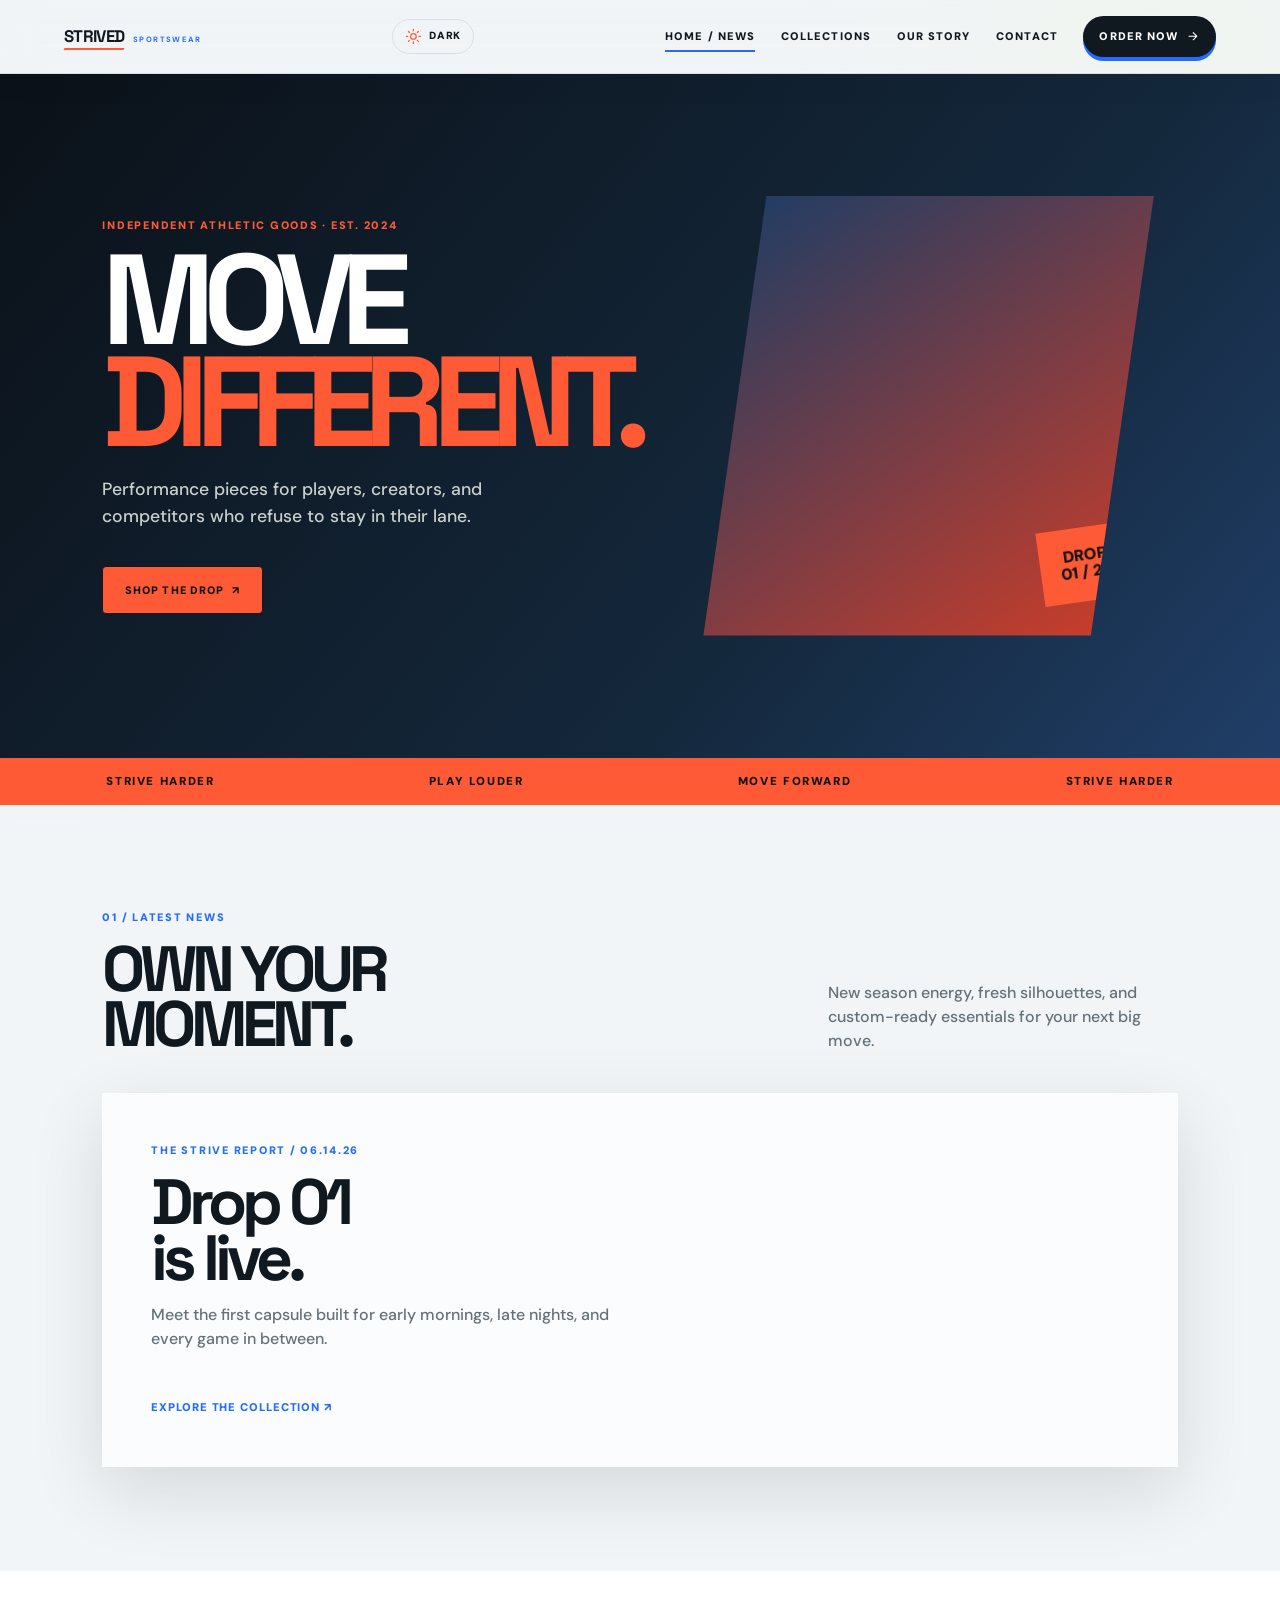
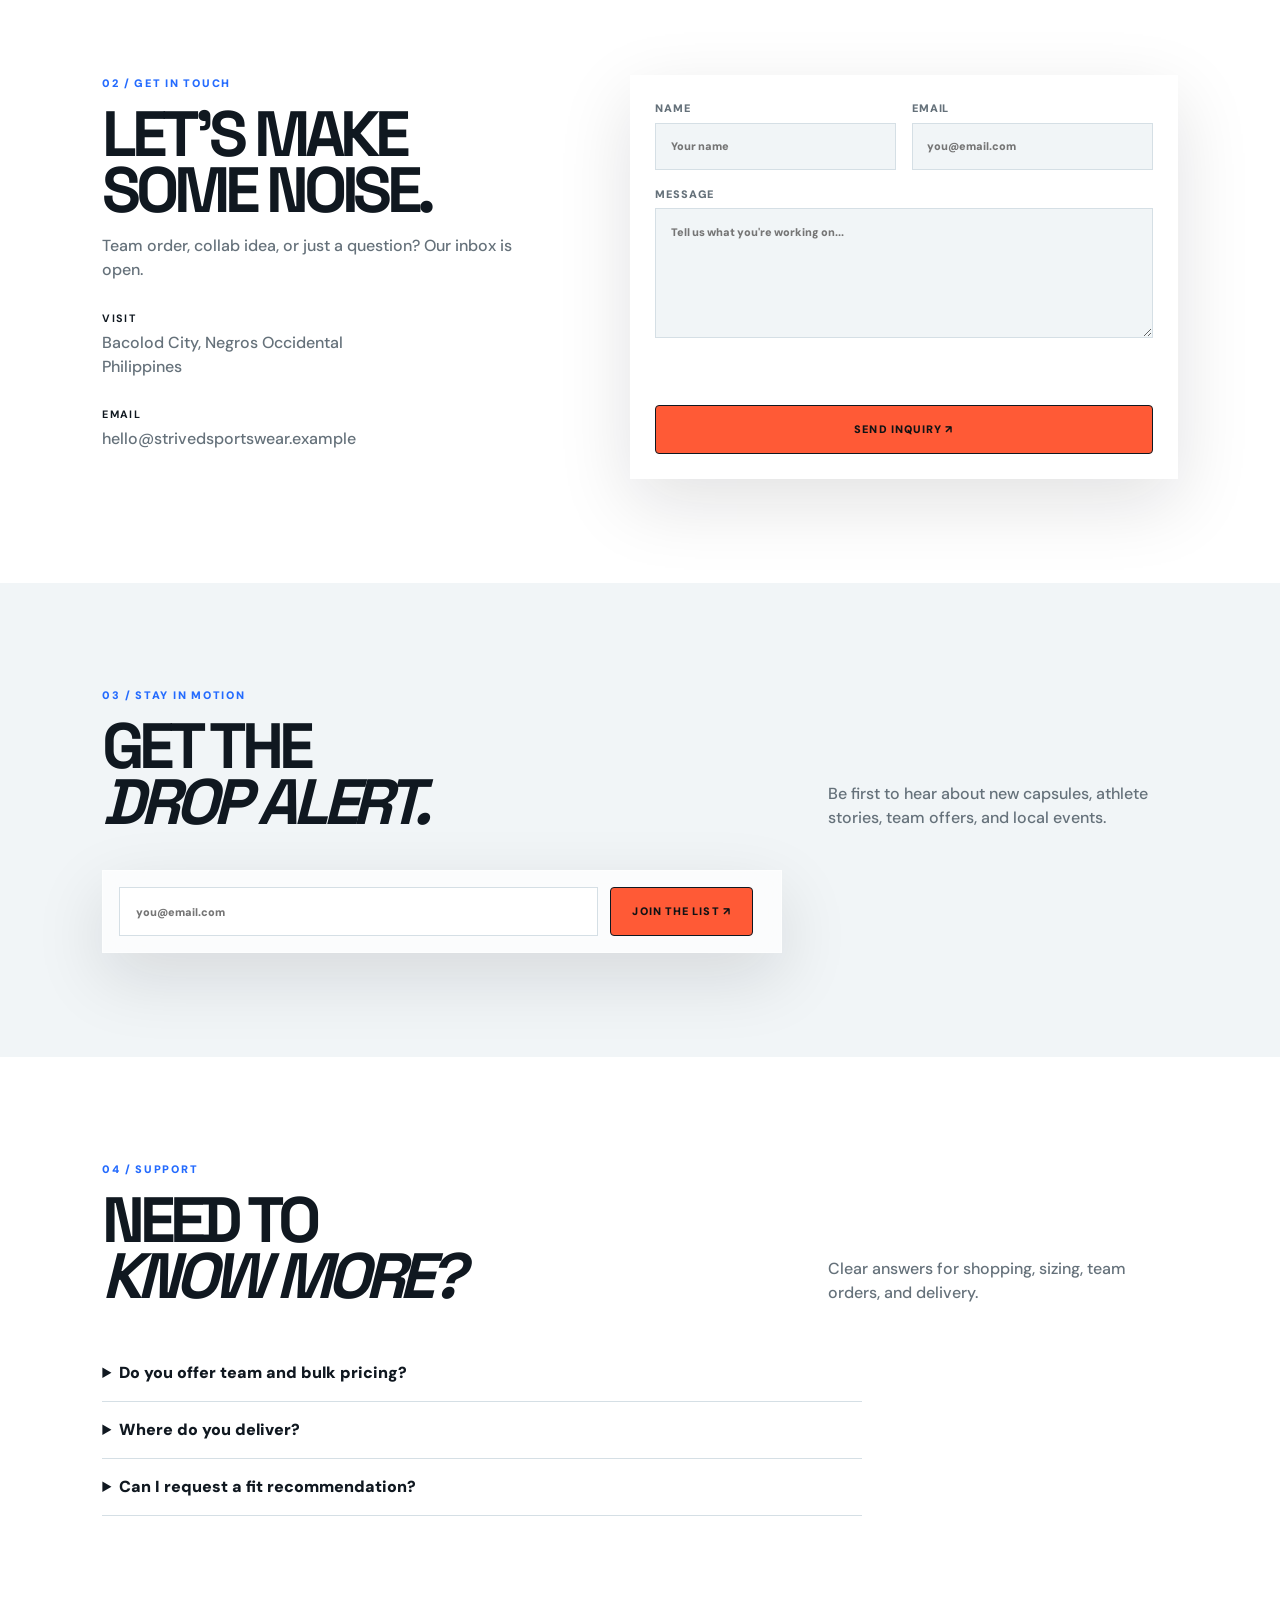
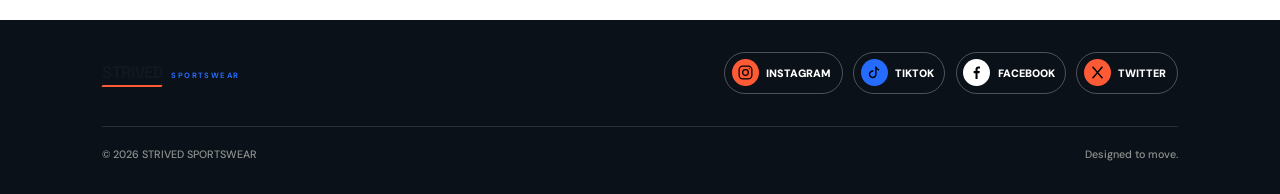
<file: index.html>
<!doctype html>
<html lang="en">
<head>
  <meta charset="utf-8">
  <meta name="viewport" content="width=device-width, initial-scale=1">
  <meta name="description" content="Strived Sportswear — athletic essentials built for people who keep showing up.">
  <title>Strived Sportswear — Move Different</title>
  <link rel="stylesheet" href="css/styles.css">
</head>
<body>
  <a class="skip-link" href="#main-content">Skip to content</a>
  <header class="site-header">
    <a class="brand" href="index.html" aria-label="Strived Sportswear home"><span class="brand-wordmark">STRIVED</span><i>SPORTSWEAR</i></a>
    <button class="theme-toggle" type="button" aria-label="Switch to dark mode" aria-pressed="false"><svg class="ui-icon" aria-hidden="true" viewBox="0 0 24 24"><circle cx="12" cy="12" r="4"/><path d="M12 2v2m0 16v2M4.93 4.93l1.41 1.41m11.32 11.32 1.41 1.41M2 12h2m16 0h2M4.93 19.07l1.41-1.41M17.66 6.34l1.41-1.41"/></svg><span>Dark</span></button>
    <nav class="main-nav" aria-label="Primary navigation">
      <a class="active" href="index.html">Home / News</a>
      <a href="collections.html">Collections</a>
      <a href="about.html">Our Story</a>
      <a href="#contact">Contact</a>
      <a class="nav-order" href="collections.html#order">Order Now <svg class="ui-icon" aria-hidden="true" viewBox="0 0 24 24"><path d="M5 12h13m-6-6 6 6-6 6"/></svg></a>
    </nav>
  </header>
  <main id="main-content">
    <section class="hero">
      <div class="hero-copy reveal"><p class="eyebrow">Independent athletic goods · Est. 2024</p><h1>Move<br><em>different.</em></h1><p class="lead">Performance pieces for players, creators, and competitors who refuse to stay in their lane.</p><a class="button button--lime" href="collections.html">Shop the drop <span>↗</span></a></div>
      <div class="hero-art float" aria-label="Athlete wearing Strived Sportswear"><div class="hero-badge">DROP<br>01 / 26</div></div>
    </section>
    <div class="ticker"><span>STRIVE HARDER</span><span>PLAY LOUDER</span><span>MOVE FORWARD</span><span>STRIVE HARDER</span></div>
    <section>
      <div class="section-heading"><div><p class="eyebrow">01 / Latest news</p><h2>Own your<br>moment.</h2></div><p>New season energy, fresh silhouettes, and custom-ready essentials for your next big move.</p></div>
      <div class="news-card glass"><div><p class="eyebrow">The Strive Report / 06.14.26</p><h3>Drop 01<br>is live.</h3><p class="muted">Meet the first capsule built for early mornings, late nights, and every game in between.</p><a class="text-link" href="collections.html">Explore the collection ↗</a></div><div class="news-image"></div></div>
    </section>
    <section class="contact-section" id="contact">
      <div class="contact-grid"><div><p class="eyebrow">02 / Get in touch</p><h2>Let's make<br>some noise.</h2><p class="muted">Team order, collab idea, or just a question? Our inbox is open.</p><div class="detail"><strong>Visit</strong><span>Bacolod City, Negros Occidental<br>Philippines</span></div><div class="detail"><strong>Email</strong><a href="mailto:hello@strivedsportswear.example">hello@strivedsportswear.example</a></div></div>
        <form class="glass contact-form"><label>Name<input name="name" required placeholder="Your name"></label><label>Email<input name="email" type="email" required placeholder="you@email.com"></label><label class="full">Message<textarea name="message" required placeholder="Tell us what you're working on..."></textarea></label><div class="form-status full" role="status" aria-live="polite"></div><button class="button button--lime full" type="submit">Send inquiry ↗</button></form>
      </div>
    </section>
    <section class="newsletter-section"><div class="section-heading"><div><p class="eyebrow">03 / Stay in motion</p><h2>Get the<br><em>drop alert.</em></h2></div><p>Be first to hear about new capsules, athlete stories, team offers, and local events.</p></div><form class="newsletter-form glass" id="newsletter-form"><label><span class="sr-only">Email address</span><input name="email" type="email" required placeholder="you@email.com" autocomplete="email"></label><button class="button button--lime" type="submit">Join the list ↗</button><div class="form-status full" role="status" aria-live="polite"></div></form></section>
    <section class="faq-section"><div class="section-heading"><div><p class="eyebrow">04 / Support</p><h2>Need to<br><em>know more?</em></h2></div><p>Clear answers for shopping, sizing, team orders, and delivery.</p></div><div class="faq-list"><details><summary>Do you offer team and bulk pricing?</summary><p>Yes. Send your team details through Collections and we’ll reply with a quantity quote and production timeline.</p></details><details><summary>Where do you deliver?</summary><p>We’re based in Bacolod City, Negros Occidental, Philippines. Delivery estimates are confirmed with each order.</p></details><details><summary>Can I request a fit recommendation?</summary><p>Use the fit finder on Collections or contact us with your height, weight, and preferred fit.</p></details></div></section>
  </main>
  <footer><div class="footer-top"><a class="brand" href="index.html"><span class="brand-wordmark">STRIVED</span><i>SPORTSWEAR</i></a><nav class="socials" aria-label="Social media"><a href="https://instagram.com" target="_blank" rel="noreferrer" aria-label="Instagram"><img src="assets/social/instagram.svg" alt=""> <span>Instagram</span></a><a href="https://tiktok.com" target="_blank" rel="noreferrer" aria-label="TikTok"><img src="assets/social/tiktok.svg" alt=""> <span>TikTok</span></a><a href="https://facebook.com" target="_blank" rel="noreferrer" aria-label="Facebook"><img src="assets/social/facebook.svg" alt=""> <span>Facebook</span></a><a href="https://x.com" target="_blank" rel="noreferrer" aria-label="X / Twitter"><img src="assets/social/x.svg" alt=""> <span>Twitter</span></a></nav></div><div class="footer-bottom"><span>© 2026 STRIVED SPORTSWEAR</span><span>Designed to move.</span></div></footer>
  <script src="js/app.js"></script>
</body>
</html>
</file>
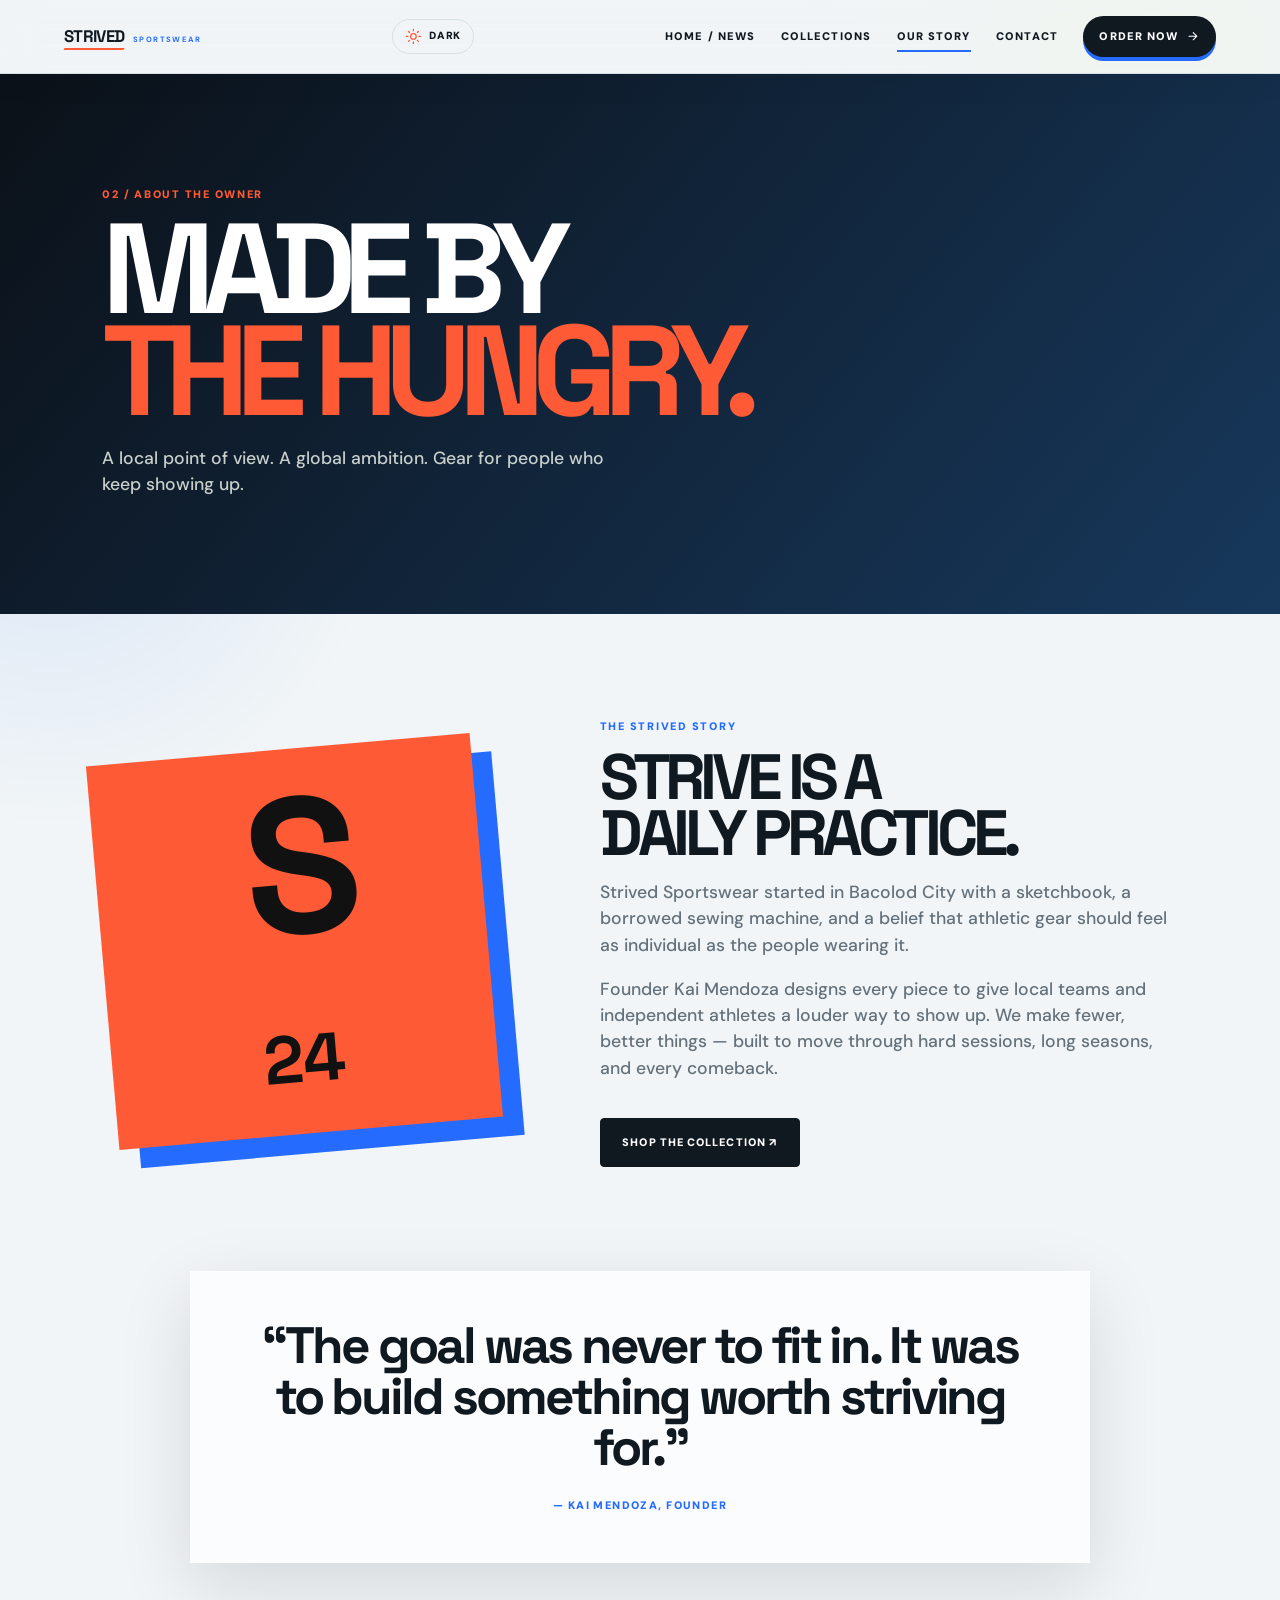
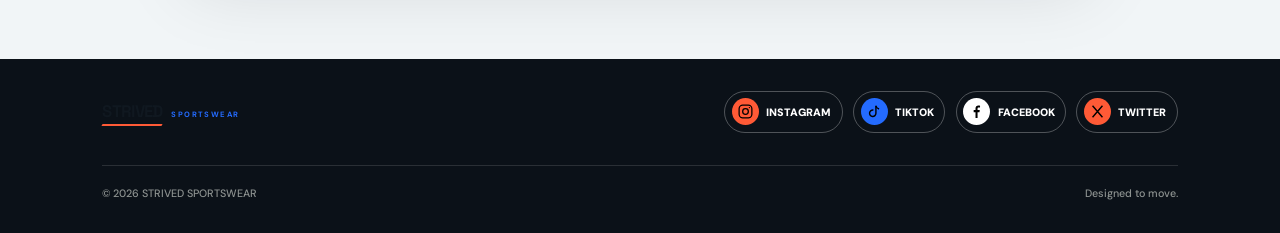
<file: about.html>
<!doctype html>
<html lang="en">
<head><meta charset="utf-8"><meta name="viewport" content="width=device-width, initial-scale=1"><meta name="description" content="The story behind Strived Sportswear."><title>Our Story — Strived Sportswear</title><link rel="stylesheet" href="css/styles.css"></head>
<body>
  <a class="skip-link" href="#main-content">Skip to content</a>
  <header class="site-header"><a class="brand" href="index.html" aria-label="Strived Sportswear home"><span class="brand-wordmark">STRIVED</span><i>SPORTSWEAR</i></a><button class="theme-toggle" type="button" aria-label="Switch to dark mode" aria-pressed="false"><svg class="ui-icon" aria-hidden="true" viewBox="0 0 24 24"><circle cx="12" cy="12" r="4"/><path d="M12 2v2m0 16v2M4.93 4.93l1.41 1.41m11.32 11.32 1.41 1.41M2 12h2m16 0h2M4.93 19.07l1.41-1.41M17.66 6.34l1.41-1.41"/></svg><span>Dark</span></button><nav class="main-nav" aria-label="Primary navigation"><a href="index.html">Home / News</a><a href="collections.html">Collections</a><a class="active" href="about.html">Our Story</a><a href="index.html#contact">Contact</a><a class="nav-order" href="collections.html#order">Order Now <svg class="ui-icon" aria-hidden="true" viewBox="0 0 24 24"><path d="M5 12h13m-6-6 6 6-6 6"/></svg></a></nav></header>
  <main id="main-content"><section class="page-hero story-hero"><p class="eyebrow">02 / About the owner</p><h1>Made by<br><em>the hungry.</em></h1><p class="lead">A local point of view. A global ambition. Gear for people who keep showing up.</p></section><section class="story-section"><div class="story-layout"><div class="about-mark float">S<br><small>24</small></div><div class="story-copy"><p class="eyebrow">The Strived story</p><h2>Strive is a<br>daily practice.</h2><p>Strived Sportswear started in Bacolod City with a sketchbook, a borrowed sewing machine, and a belief that athletic gear should feel as individual as the people wearing it.</p><p>Founder Kai Mendoza designs every piece to give local teams and independent athletes a louder way to show up. We make fewer, better things — built to move through hard sessions, long seasons, and every comeback.</p><a class="button" href="collections.html">Shop the collection ↗</a></div></div></section><section class="quote-section glass"><p>“The goal was never to fit in. It was to build something worth striving for.”</p><span>— KAI MENDOZA, FOUNDER</span></section></main>
  <footer><div class="footer-top"><a class="brand" href="index.html"><span class="brand-wordmark">STRIVED</span><i>SPORTSWEAR</i></a><nav class="socials" aria-label="Social media"><a href="https://instagram.com" target="_blank" rel="noreferrer" aria-label="Instagram"><img src="assets/social/instagram.svg" alt=""> <span>Instagram</span></a><a href="https://tiktok.com" target="_blank" rel="noreferrer" aria-label="TikTok"><img src="assets/social/tiktok.svg" alt=""> <span>TikTok</span></a><a href="https://facebook.com" target="_blank" rel="noreferrer" aria-label="Facebook"><img src="assets/social/facebook.svg" alt=""> <span>Facebook</span></a><a href="https://x.com" target="_blank" rel="noreferrer" aria-label="X / Twitter"><img src="assets/social/x.svg" alt=""> <span>Twitter</span></a></nav></div><div class="footer-bottom"><span>© 2026 STRIVED SPORTSWEAR</span><span>Designed to move.</span></div></footer><script src="js/app.js"></script>
</body>
</html>
</file>
<file: css/styles.css>
@import url("https://fonts.googleapis.com/css2?family=DM+Sans:wght@400;500;700;900&family=Space+Grotesk:wght@400;500;700&display=swap");

:root {
  --ink: #101820;
  --paper: #f1f5f7;
  --surface: #ffffff;
  --lime: #ff5a36;
  --blue: #246bfe;
  --muted: #65717a;
  --line: #d5dfe5;
  --soft: #e8eef2;
  --shadow: 0 24px 70px rgba(17, 19, 21, .12);
}
[data-theme="dark"] {
  --ink: #f1f5f7;
  --paper: #101820;
  --surface: #1a1e20;
  --muted: #a4aca7;
  --line: #33404a;
  --soft: #222f38;
  --shadow: 0 24px 70px rgba(0, 0, 0, .35);
}
* { box-sizing: border-box; }
html { scroll-behavior: smooth; }
body { margin: 0; overflow-x: hidden; color: var(--ink); background: var(--paper); font: 500 16px/1.5 "DM Sans", Arial, sans-serif; transition: background .35s, color .35s; }
body:before { position: fixed; z-index: -1; inset: 0; background: radial-gradient(circle at 90% 8%, rgba(214,255,55,.18), transparent 25%), radial-gradient(circle at 4% 55%, rgba(43,115,255,.1), transparent 25%); content: ""; pointer-events: none; }
a { color: inherit; text-decoration: none; }
button, input, textarea { font: inherit; }
button { cursor: pointer; }
.skip-link { position: fixed; z-index: 100; top: .75rem; left: .75rem; padding: .7rem 1rem; border-radius: 4px; background: var(--lime); color: #111; font-size: .75rem; font-weight: 900; transform: translateY(-160%); transition: transform .2s; }
.skip-link:focus { transform: translateY(0); }
:focus-visible { outline: 3px solid var(--blue); outline-offset: 3px; }
[hidden] { display: none !important; }
.scroll-progress { position: fixed; z-index: 60; top: 0; left: 0; width: 0; height: 3px; background: var(--lime); }
.site-header { position: sticky; z-index: 30; top: 0; display: flex; align-items: center; justify-content: space-between; gap: 1rem; padding: 1rem 5vw; border-bottom: 1px solid var(--line); background: color-mix(in srgb, var(--paper) 82%, transparent); box-shadow: 0 8px 35px rgba(0,0,0,.04); backdrop-filter: blur(18px); }
.brand { display: flex; align-items: baseline; gap: .55rem; color: var(--ink); font: 900 1.05rem/1 "Space Grotesk"; letter-spacing: -.04em; }
.brand-wordmark { position: relative; }
.brand-wordmark:after { position: absolute; right: 0; bottom: -.35rem; left: 0; height: 2px; background: var(--lime); content: ""; transform: skewX(-28deg); }
.brand i { color: var(--blue); font: 700 .48rem/1 "DM Sans"; font-style: normal; letter-spacing: .18em; text-transform: uppercase; }
.brand-mark { display: none; }
.main-nav { display: flex; align-items: center; gap: 1.6rem; }
.main-nav a { position: relative; font-size: .69rem; font-weight: 900; letter-spacing: .1em; text-transform: uppercase; }
.main-nav a:not(.nav-order):after { position: absolute; right: 0; bottom: -.45rem; left: 0; height: 2px; background: var(--blue); content: ""; transform: scaleX(0); transition: transform .25s; }
.main-nav a:hover:after, .main-nav a.active:after { transform: scaleX(1); }
.nav-order, .button { border: 0; background: var(--ink); color: var(--surface); }
.nav-order { padding: .75rem 1rem; border-radius: 99px; box-shadow: 0 4px 0 var(--blue); transition: transform .2s, box-shadow .2s; }
.nav-order:hover { box-shadow: 0 1px 0 var(--blue); transform: translateY(3px); }
.theme-toggle { border: 1px solid var(--line); background: transparent; color: var(--ink); }
.theme-toggle { display: inline-flex; align-items: center; gap: .35rem; padding: .5rem .75rem; border-radius: 99px; font-size: .65rem; font-weight: 900; letter-spacing: .08em; text-transform: uppercase; }
.cart-trigger { padding: .5rem .75rem; border: 1px solid var(--line); border-radius: 99px; background: transparent; color: var(--ink); font-size: .65rem; font-weight: 900; letter-spacing: .08em; text-transform: uppercase; }
.cart-trigger:hover { border-color: var(--blue); color: var(--blue); }
.hero { display: grid; min-height: 76vh; grid-template-columns: 1fr .95fr; align-items: center; gap: 4rem; padding: 6rem 8vw; background: linear-gradient(130deg, #0b1118, #14283c 65%, #203e68); color: #fff; }
.hero-copy { position: relative; z-index: 1; }
.eyebrow { margin: 0 0 1rem; color: var(--blue); font-size: .68rem; font-weight: 900; letter-spacing: .16em; text-transform: uppercase; }
.hero .eyebrow, .page-hero .eyebrow { color: var(--lime); }
h1, h2, h3 { font-family: "Space Grotesk", sans-serif; }
h1, .page-hero h1 { margin: .5rem 0 1.4rem; font-size: clamp(4rem, 10vw, 9.5rem); line-height: .8; letter-spacing: -.1em; text-transform: uppercase; }
h1 em, .page-hero h1 em { color: var(--lime); font-style: normal; }
.lead { max-width: 470px; color: #c9d0cc; font-size: 1.1rem; }
.button { display: inline-flex; align-items: center; justify-content: center; gap: .5rem; margin-top: 1.2rem; padding: .95rem 1.35rem; border: 1px solid var(--ink); border-radius: 4px; font-size: .68rem; font-weight: 900; letter-spacing: .1em; text-transform: uppercase; transition: transform .2s, box-shadow .2s; }
.ui-icon { width: 1.05rem; height: 1.05rem; fill: none; stroke: currentColor; stroke-linecap: round; stroke-linejoin: round; stroke-width: 1.8; flex: 0 0 auto; }
.theme-toggle, .cart-trigger, .nav-order { display: inline-flex; align-items: center; gap: .45rem; }
.theme-toggle .ui-icon { color: var(--lime); }
.cart-trigger { box-shadow: 0 3px 0 transparent; transition: transform .2s, border-color .2s, box-shadow .2s; }
.cart-trigger:hover { box-shadow: 0 3px 0 var(--blue); transform: translateY(-2px); }
.cart-count { display: grid; min-width: 1.35rem; height: 1.35rem; place-items: center; border-radius: 50%; background: var(--lime); color: #111; font-size: .62rem; }
.nav-order .ui-icon { width: .9rem; height: .9rem; }
.button:hover { box-shadow: 5px 5px 0 var(--lime); transform: translate(-3px, -3px); }
.button--lime { background: var(--lime); color: #111315; }
.button--outline { border: 1px solid var(--line); background: transparent; color: var(--ink); }
.sr-only { position: absolute; width: 1px; height: 1px; padding: 0; overflow: hidden; clip: rect(0,0,0,0); white-space: nowrap; border: 0; }
.hero-art { position: relative; min-height: 440px; overflow: hidden; background: linear-gradient(145deg, #183d67, #d13d27); clip-path: polygon(14% 0, 100% 0, 86% 100%, 0 100%); }
.hero-art:before { position: absolute; inset: 7%; background: url("https://images.unsplash.com/photo-1552346154-21d32810aba3?auto=format&fit=crop&w=1000&q=85") center/cover; content: ""; mix-blend-mode: screen; opacity: .8; }
.hero-badge { position: absolute; right: 5%; bottom: 8%; padding: 1.25rem; background: var(--lime); color: #111; font-weight: 900; line-height: 1.05; text-align: center; transform: rotate(-8deg); }
.ticker { display: flex; justify-content: space-around; gap: 2rem; padding: .95rem; overflow: hidden; background: var(--lime); color: #111; font-size: .72rem; font-weight: 900; letter-spacing: .14em; }
.ticker span { white-space: nowrap; }
section { padding: 6.5rem 8vw; }
.section-heading { display: flex; align-items: end; justify-content: space-between; gap: 2rem; margin-bottom: 2.5rem; }
h2 { margin: 0; font-size: clamp(2.6rem, 5vw, 5.2rem); line-height: .87; letter-spacing: -.08em; text-transform: uppercase; }
.section-heading > p { max-width: 350px; margin: 0; color: var(--muted); }
.news-card { display: grid; grid-template-columns: 1fr .8fr; min-height: 360px; overflow: hidden; }
.glass { border: 1px solid rgba(255,255,255,.55); background: color-mix(in srgb, var(--surface) 70%, transparent); box-shadow: var(--shadow); backdrop-filter: blur(18px); }
.news-card > div:first-child { padding: 3rem; }
.news-card h3 { margin: .5rem 0; font-size: clamp(2.7rem, 5vw, 5rem); line-height: .88; letter-spacing: -.08em; }
.news-image { min-height: 300px; background: url("https://images.unsplash.com/photo-1517466787929-bc90951d0974?auto=format&fit=crop&w=1000&q=85") center/cover; }
.text-link { display: inline-block; margin-top: 2rem; color: var(--blue); font-size: .7rem; font-weight: 900; letter-spacing: .08em; text-transform: uppercase; }
.contact-section { background: var(--surface); }
.contact-grid { display: grid; grid-template-columns: .9fr 1.1fr; gap: 5rem; }
.muted, .detail { color: var(--muted); }
.detail { margin-top: 1.7rem; }
.detail strong { display: block; margin-bottom: .3rem; color: var(--ink); font-size: .67rem; letter-spacing: .12em; text-transform: uppercase; }
.detail a:hover { color: var(--blue); }
.contact-form { display: grid; grid-template-columns: 1fr 1fr; gap: 1rem; padding: 1.5rem; }
label { display: grid; gap: .4rem; color: var(--muted); font-size: .68rem; font-weight: 900; letter-spacing: .08em; text-transform: uppercase; }
.full { grid-column: 1 / -1; }
input, textarea { width: 100%; padding: .9rem; border: 1px solid var(--line); background: var(--paper); color: var(--ink); outline: 0; }
textarea { min-height: 130px; resize: vertical; }
input:focus, textarea:focus { border-color: var(--blue); box-shadow: 0 0 0 3px rgba(43,115,255,.12); }
.form-status { min-height: 1.2em; color: #268347; font-size: .8rem; font-weight: 700; }
.page-hero { padding: 7rem 8vw 5rem; background: linear-gradient(130deg, #0b1118, #17385c); color: #fff; }
.page-hero .lead { max-width: 520px; }
.collection-section { padding-top: 2.5rem; }
.trust-grid { display: grid; grid-template-columns: repeat(3, 1fr); gap: 1rem; }
.trust-card { padding: 1.6rem; border-top: 3px solid var(--blue); background: var(--surface); }
.trust-card:nth-child(2) { border-color: var(--lime); }
.trust-card:nth-child(3) { border-color: #111; }
.trust-card span { color: var(--blue); font: 900 2rem/1 "Space Grotesk"; }
.trust-card h3 { margin: 2rem 0 .6rem; font-size: 1.4rem; }
.trust-card p { margin: 0; color: var(--muted); }
.community-section { background: var(--surface); }
.social-wall { display: grid; grid-template-columns: 1.1fr .9fr .9fr; grid-template-rows: 180px 180px; gap: 1rem; }
.social-tile { display: flex; flex-direction: column; justify-content: space-between; padding: 1.3rem; color: #fff; background: linear-gradient(145deg, #162e4b, #5b86b4); transition: transform .25s, filter .25s; }
.social-tile:hover { filter: saturate(1.25); transform: translateY(-5px); }
.social-tile span { font-size: .65rem; font-weight: 900; letter-spacing: .08em; }
.social-tile strong { font: 900 1.25rem/1 "Space Grotesk"; letter-spacing: -.05em; }
.social-tile--tall { grid-row: span 2; background: linear-gradient(145deg, #111820aa, #246bfecc), url("https://images.unsplash.com/photo-1517466787929-bc90951d0974?auto=format&fit=crop&w=700&q=80") center/cover; }
.social-tile--blue { background: linear-gradient(145deg, #1d5dc8, #70a6ff); }
.social-tile--orange { background: linear-gradient(145deg, #a82f18, #ff7558); }
.social-tile--lime { background: var(--lime); color: #111; }
.reviews-section { background: var(--paper); }
.review-grid { display: grid; grid-template-columns: repeat(2, 1fr); gap: 1rem; }
.review-card { padding: 1.5rem; background: var(--surface); }
.stars { color: var(--lime); letter-spacing: .15em; text-shadow: 1px 1px 0 #111; }
.review-card p { max-width: 520px; font-size: 1.05rem; }
.review-card strong { display: flex; justify-content: space-between; font-size: .75rem; text-transform: uppercase; }
.review-card strong span { color: var(--blue); font-size: .62rem; }
.filter-bar { display: flex; gap: .6rem; margin-bottom: 2rem; flex-wrap: wrap; }
.filter { padding: .7rem 1rem; border: 1px solid var(--line); border-radius: 99px; background: transparent; color: var(--muted); font-size: .67rem; font-weight: 900; letter-spacing: .1em; text-transform: uppercase; }
.filter.active, .filter:hover { border-color: var(--ink); background: var(--ink); color: var(--surface); }
.product-grid { display: grid; grid-template-columns: repeat(3, 1fr); gap: 1.3rem; }
.product-card { overflow: hidden; background: var(--surface); box-shadow: 0 14px 35px rgba(0,0,0,.07); transition: transform .3s, box-shadow .3s; }
.product-card:hover { box-shadow: var(--shadow); transform: translateY(-8px); }
.product-image { aspect-ratio: 1 / 1.1; overflow: hidden; background: var(--soft); }
.product-image img { width: 100%; height: 100%; object-fit: cover; transition: transform .6s; }
.product-card:hover img { transform: scale(1.07); }
.product-image { position: relative; }
.wishlist-button { position: absolute; z-index: 1; top: .8rem; right: .8rem; display: grid; width: 2.4rem; height: 2.4rem; place-items: center; border: 1px solid rgba(255,255,255,.7); border-radius: 50%; background: rgba(16,24,32,.72); color: #fff; font-size: 1.3rem; backdrop-filter: blur(8px); }
.wishlist-button.saved { background: var(--lime); color: #111; }
.catalog-toolbar { display: flex; align-items: center; gap: .75rem; margin-bottom: 1rem; }
.search-field { flex: 1; }
.search-field input, .sort-field select { width: 100%; padding: .8rem 1rem; border: 1px solid var(--line); border-radius: 4px; background: var(--surface); color: var(--ink); }
.sort-field { min-width: 190px; }
.card-actions { display: flex; align-items: center; gap: .75rem; }
.card-actions .button { flex: 1; }
.compare-button { border: 0; background: transparent; color: var(--muted); font-size: .68rem; font-weight: 900; text-transform: uppercase; }
.compare-button.selected { color: var(--blue); }
.team-form { display: grid; max-width: 760px; grid-template-columns: repeat(2, 1fr); gap: 1rem; padding: 2rem; }
.team-form label, .size-select { display: grid; gap: .4rem; color: var(--muted); font-size: .72rem; font-weight: 900; letter-spacing: .06em; text-transform: uppercase; }
.team-form input, .team-form select, .team-form textarea, .size-select select { width: 100%; padding: .8rem; border: 1px solid var(--line); background: var(--surface); color: var(--ink); }
.team-form textarea { min-height: 120px; resize: vertical; }
.team-form label:nth-child(4), .team-form .full { grid-column: 1 / -1; }
.recent-grid { display: grid; grid-template-columns: repeat(3, 1fr); gap: 1rem; }
.recent-card { padding: 1.25rem; border: 1px solid var(--line); background: var(--surface); }
.recent-card a { color: var(--blue); font-weight: 900; }
.product-detail { display: grid; max-width: 1280px; min-height: 80vh; grid-template-columns: 1fr 1fr; gap: 5rem; align-items: center; margin: auto; padding: 6rem 8vw; }
.product-detail-image { min-height: 620px; overflow: hidden; background: var(--soft); }
.product-detail-image img { width: 100%; height: 100%; min-height: 620px; object-fit: cover; }
.product-detail-copy h1 { margin: .5rem 0 1rem; font-size: clamp(3rem, 7vw, 7rem); line-height: .85; letter-spacing: -.09em; text-transform: uppercase; }
.detail-price { margin: 0 0 1rem; font-size: 1.5rem; font-weight: 900; }
.product-specs { display: flex; flex-wrap: wrap; gap: .5rem; margin: 1.5rem 0; }
.product-specs span { padding: .5rem .7rem; border: 1px solid var(--line); border-radius: 99px; color: var(--muted); font-size: .68rem; }
.size-select { max-width: 260px; margin: 1.5rem 0; }
.detail-actions { display: flex; flex-wrap: wrap; gap: .75rem; }
.product-info-panels { margin-top: 2rem; border-top: 1px solid var(--line); }
.product-info-panels details, .faq-list details { padding: 1rem 0; border-bottom: 1px solid var(--line); }
.product-info-panels summary, .faq-list summary { cursor: pointer; font-weight: 900; }
.product-info-panels p, .faq-list p { max-width: 620px; color: var(--muted); }
.faq-section { background: var(--surface); }
.faq-list { max-width: 760px; }
.newsletter-section { background: var(--paper); }
.newsletter-form { display: flex; max-width: 680px; gap: .75rem; padding: 1rem; }
.newsletter-form label { flex: 1; }
.newsletter-form input { width: 100%; height: 100%; padding: .8rem 1rem; border: 1px solid var(--line); background: var(--surface); color: var(--ink); }
.newsletter-form .button { margin-top: 0; white-space: nowrap; }
.product-info { padding: 1.15rem; }
.product-meta { display: flex; align-items: start; justify-content: space-between; gap: .5rem; }
.product-title { font-size: 1.05rem; font-weight: 900; }
.product-type { margin-top: .3rem; color: var(--muted); font-size: .64rem; font-weight: 900; letter-spacing: .08em; text-transform: uppercase; }
.card-order { width: 100%; margin-top: 1rem; }
.story-hero { min-height: 60vh; }
.story-layout { display: grid; grid-template-columns: .8fr 1.2fr; gap: 7rem; align-items: center; }
.about-mark { display: grid; place-items: center; aspect-ratio: 1; background: var(--lime); color: #111; font: 900 clamp(6rem,15vw,12rem)/.7 "Space Grotesk"; letter-spacing: -.15em; transform: rotate(-5deg); box-shadow: 20px 20px 0 var(--blue); }
.about-mark small { font-size: .35em; letter-spacing: 0; }
.story-copy { max-width: 650px; }
.story-copy p:not(.eyebrow) { color: var(--muted); font-size: 1.1rem; }
.quote-section { max-width: 900px; margin: 0 auto 6rem; padding: 3rem; text-align: center; }
.quote-section p { margin: 0; font: 700 clamp(1.7rem, 4vw, 3.8rem)/1 "Space Grotesk"; letter-spacing: -.06em; }
.quote-section span { display: block; margin-top: 1.5rem; color: var(--blue); font-size: .68rem; font-weight: 900; letter-spacing: .13em; }
footer { padding: 2rem 8vw; background: #0b1118; color: #fff; }
.footer-top, .footer-bottom { display: flex; align-items: center; justify-content: space-between; gap: 2rem; }
.footer-top { padding-bottom: 2rem; border-bottom: 1px solid #ffffff20; }
.socials { display: flex; gap: .65rem; flex-wrap: wrap; }
.socials a { display: inline-flex; align-items: center; gap: .45rem; padding: .42rem .65rem .42rem .42rem; border: 1px solid rgba(255,255,255,.28); border-radius: 999px; color: #fff; font-size: .67rem; font-weight: 900; text-transform: uppercase; transition: background .2s, border-color .2s, transform .2s; }
.socials a:hover, .socials a:focus-visible { border-color: var(--lime); background: rgba(214,255,55,.14); color: var(--lime); transform: translateY(-2px); }
.socials img { display: block; width: 27px; height: 27px; padding: 5px; border-radius: 50%; background: var(--lime); color: #111; filter: none; }
.socials a:nth-child(2) img { background: var(--blue); }
.socials a:nth-child(3) img { background: #fff; }
.socials a:nth-child(4) img { background: var(--lime); }
.footer-bottom { padding-top: 1.2rem; color: #8d9290; font-size: .67rem; }
.modal[hidden], .cart-drawer[hidden] { display: none; }
.modal { position: fixed; z-index: 50; inset: 0; display: grid; place-items: center; padding: 1rem; background: rgba(3,7,9,.78); }
.modal-box { position: relative; width: min(460px, 100%); padding: 2rem; }
.modal-box h2 { font-size: 2.6rem; }
.modal-close { display: grid; position: absolute; top: 1rem; right: 1rem; width: 2rem; height: 2rem; place-items: center; border: 1px solid var(--line); border-radius: 50%; background: var(--soft); color: var(--ink); transition: background .2s, transform .2s; }
.modal-close:hover { background: var(--lime); transform: rotate(90deg); }
.modal-close .ui-icon { width: 1rem; height: 1rem; }
.order-form { display: grid; gap: 1rem; margin-top: 1.5rem; }
.checkout-box { width: min(680px, 100%); max-height: 92vh; overflow-y: auto; }
.checkout-summary { margin: 1.25rem 0; padding: .8rem 1rem; border: 1px solid var(--line); background: var(--soft); color: var(--muted); font-size: .75rem; font-weight: 900; }
.checkout-fields { display: grid; grid-template-columns: 1fr 1fr; gap: 1rem; }
.consent { display: flex; grid-template-columns: auto 1fr; align-items: start; gap: .55rem; color: var(--muted); font-size: .7rem; font-weight: 500; letter-spacing: 0; text-transform: none; }
.consent input { width: auto; margin: .15rem 0 0; }
.cart-drawer { position: fixed; z-index: 45; top: 0; right: 0; bottom: 0; width: min(420px, 92vw); padding: 2rem; overflow-y: auto; background: var(--surface); box-shadow: -20px 0 60px rgba(0,0,0,.2); transform: translateX(0); }
.cart-head { display: flex; align-items: center; justify-content: space-between; border-bottom: 1px solid var(--line); padding-bottom: 1rem; }
.cart-head h2 { font-size: 2rem; }
.cart-close { border: 0; background: transparent; color: var(--ink); font-size: 1.5rem; }
.cart-item { display: grid; grid-template-columns: 1fr auto auto; align-items: center; gap: .75rem; padding: 1rem 0; border-bottom: 1px solid var(--line); }
.cart-item small { display: block; margin-top: .2rem; color: var(--muted); font-size: .68rem; }
.quantity-control { display: inline-flex; align-items: center; gap: .45rem; }
.quantity-control button, .cart-remove { display: grid; width: 1.8rem; height: 1.8rem; place-items: center; border: 1px solid var(--line); border-radius: 50%; background: var(--soft); color: var(--ink); }
.quantity-control button:hover, .cart-remove:hover { border-color: var(--lime); background: var(--lime); color: #111; }
.quantity-control .ui-icon, .cart-remove .ui-icon { width: .8rem; height: .8rem; }
.quantity-control { display: inline-flex; align-items: center; gap: .5rem; border: 1px solid var(--line); padding: .2rem; }
.quantity-control button, .cart-remove { border: 0; background: transparent; color: var(--ink); font-weight: 900; }
.quantity-control button { width: 1.5rem; height: 1.5rem; }
.quantity-control button:hover, .cart-remove:hover { color: var(--blue); }
.cart-remove { font-size: 1.2rem; }
.cart-empty { padding: 3rem 0; color: var(--muted); text-align: center; }
.cart-breakdown { margin-top: 1.5rem; padding-top: 1rem; border-top: 1px solid var(--line); }
.cart-breakdown > div { display: flex; justify-content: space-between; gap: 1rem; padding: .35rem 0; color: var(--muted); font-size: .75rem; }
.cart-total { display: flex; justify-content: space-between; margin-top: 1.5rem; font-weight: 900; }
.cart-checkout { width: 100%; }
.cart-note { color: var(--muted); font-size: .7rem; text-align: center; }
.reveal { animation: rise .75s both; }
.float { animation: float 5s ease-in-out infinite; }
@keyframes rise { from { opacity: 0; transform: translateY(22px); } to { opacity: 1; transform: none; } }
@keyframes float { 0%, 100% { transform: translateY(0); } 50% { transform: translateY(-10px); } }
@media (max-width: 800px) {
  .site-header { flex-wrap: nowrap; overflow-x: auto; scrollbar-width: thin; }
  .brand, .theme-toggle, .cart-trigger, .main-nav { flex: 0 0 auto; }
  .main-nav { gap: 1rem; overflow-x: auto; scrollbar-width: none; }
  .main-nav::-webkit-scrollbar { display: none; }
  .main-nav a { white-space: nowrap; }
  .hero, .contact-grid, .story-layout { grid-template-columns: 1fr; }
  .hero { padding: 4rem 6vw; }
  .hero-art { min-height: 280px; }
  section { padding: 4.5rem 6vw; }
  .section-heading { align-items: start; flex-direction: column; }
  .news-card { grid-template-columns: 1fr; }
  .product-grid { grid-template-columns: repeat(2, 1fr); }
  .trust-grid, .review-grid { grid-template-columns: 1fr; }
  .story-layout { gap: 3rem; }
  .contact-grid { gap: 3rem; }
  .catalog-toolbar { align-items: stretch; flex-wrap: wrap; }
  .search-field { flex-basis: 100%; }
  .sort-field { flex: 1; min-width: 0; }
  .team-form { grid-template-columns: 1fr; }
  .team-form label:nth-child(4), .team-form .full { grid-column: auto; }
  .recent-grid { grid-template-columns: 1fr; }
  .product-detail { grid-template-columns: 1fr; gap: 2rem; padding: 4rem 6vw; }
  .product-detail-image, .product-detail-image img { min-height: 420px; }
}
@media (max-width: 500px) {
  .brand { font-size: .8rem; }
  .brand-mark { width: 32px; height: 32px; }
  .product-grid, .contact-form { grid-template-columns: 1fr; }
  .checkout-fields { grid-template-columns: 1fr; }
  .full { grid-column: auto; }
  .footer-top, .footer-bottom { align-items: start; flex-direction: column; }
  .page-hero h1 { font-size: 4rem; }
  .social-wall { grid-template-columns: 1fr 1fr; grid-template-rows: repeat(2, 180px); }
  .social-tile--tall { grid-row: span 1; }
}
@media (prefers-reduced-motion: reduce) {
  *, *::before, *::after { scroll-behavior: auto !important; animation-duration: .01ms !important; animation-iteration-count: 1 !important; transition-duration: .01ms !important; }
}
</file>
